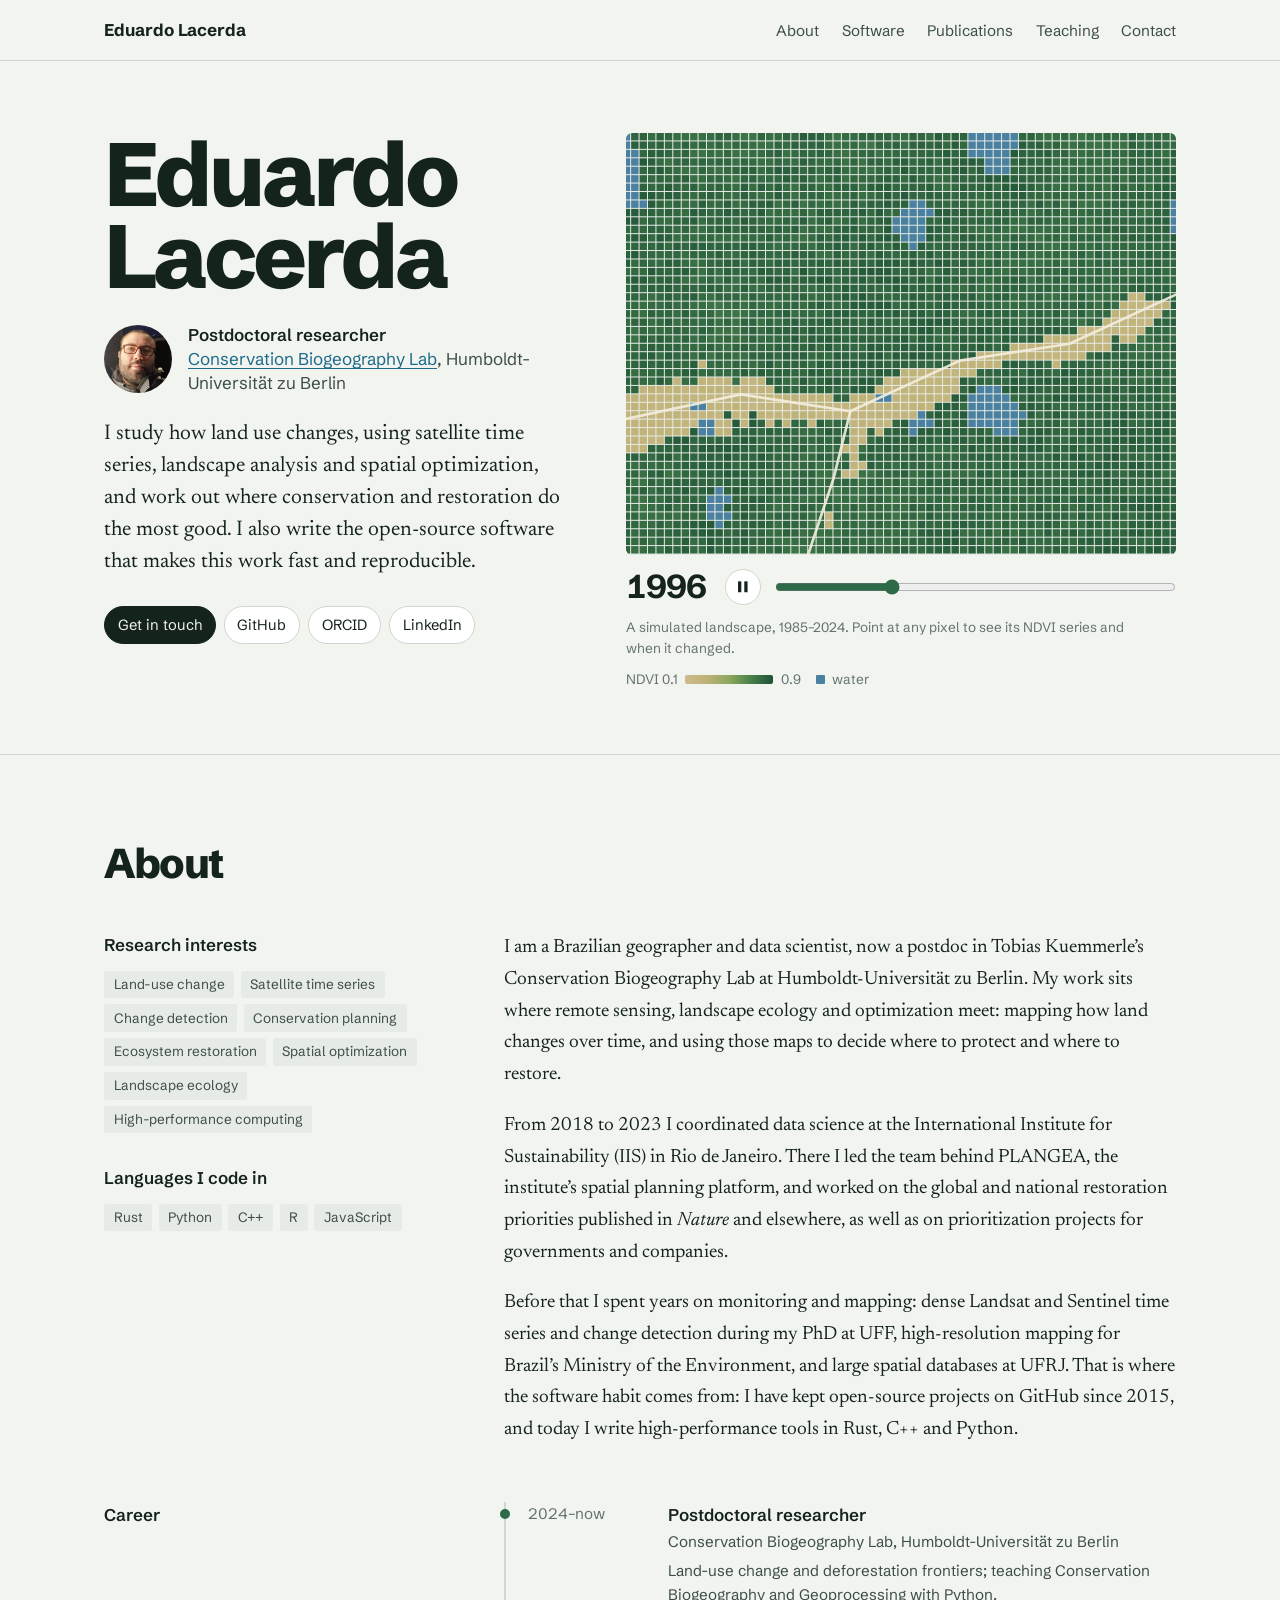
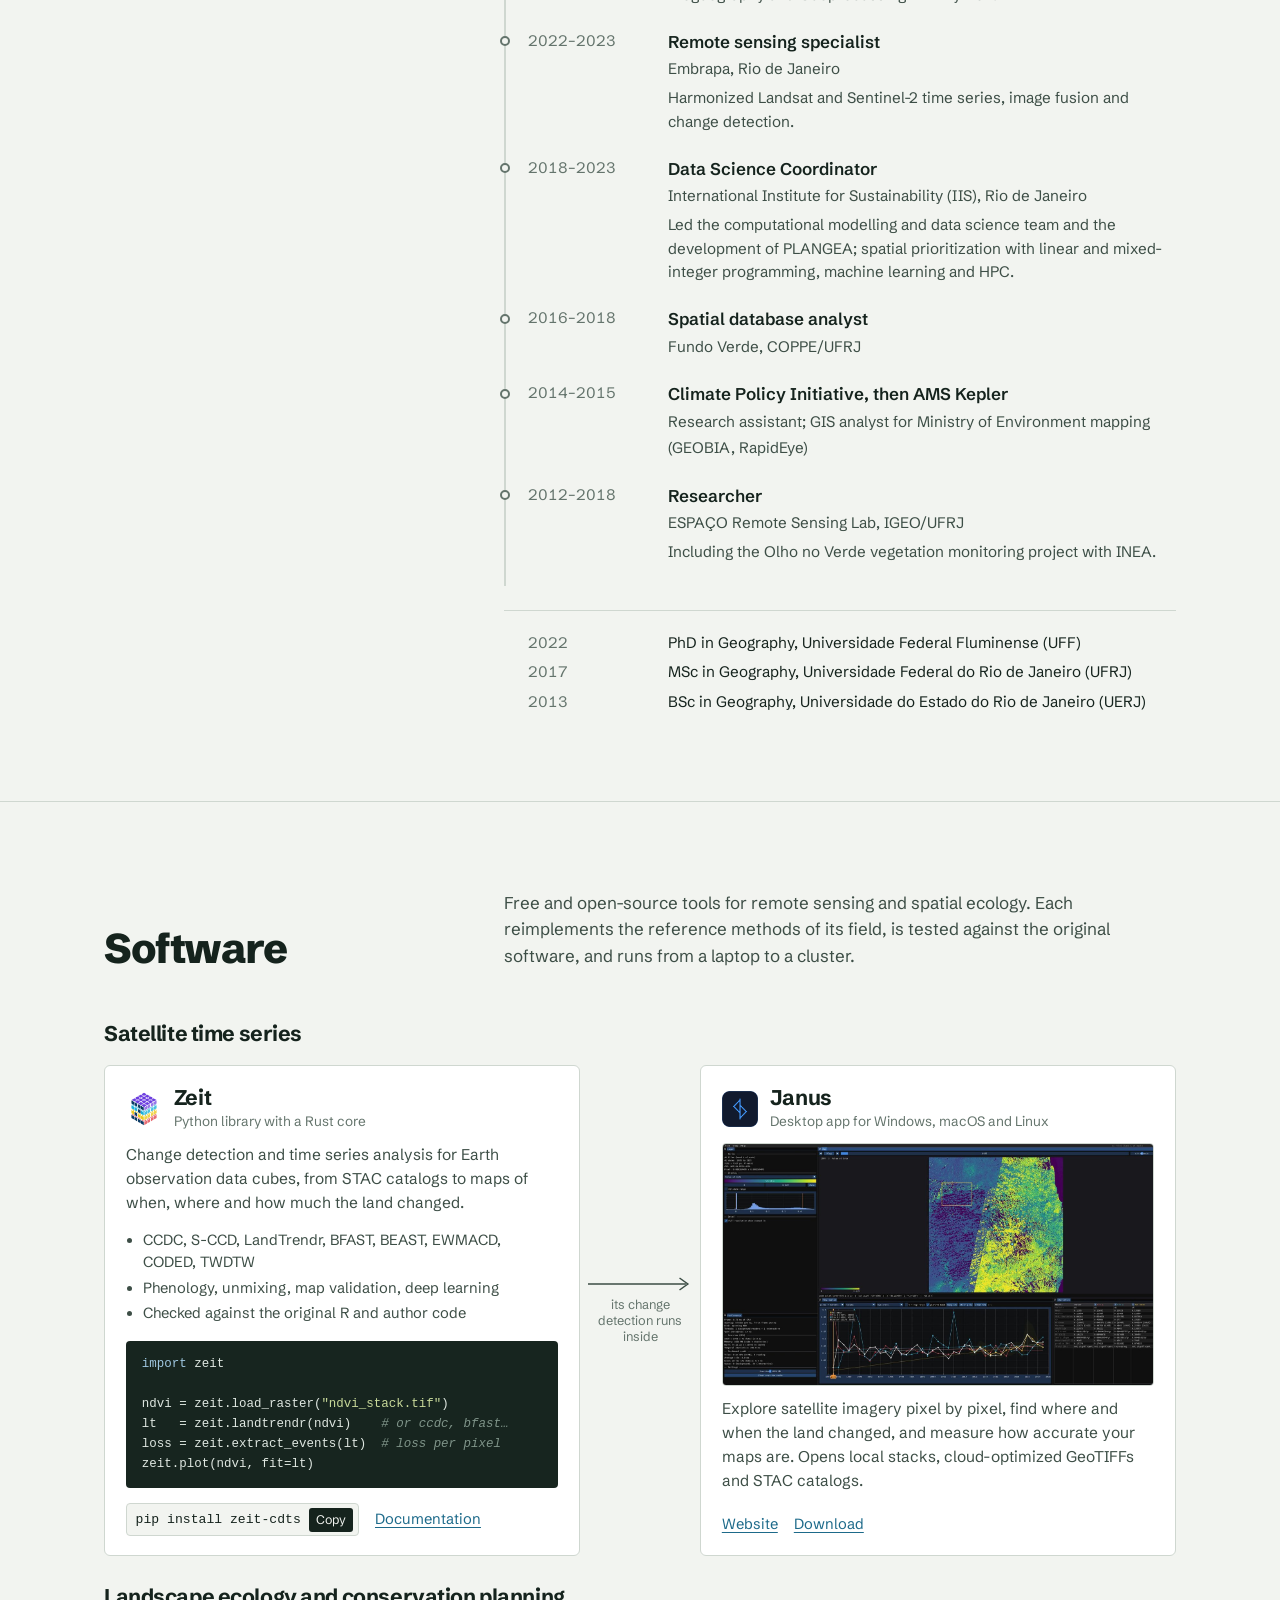
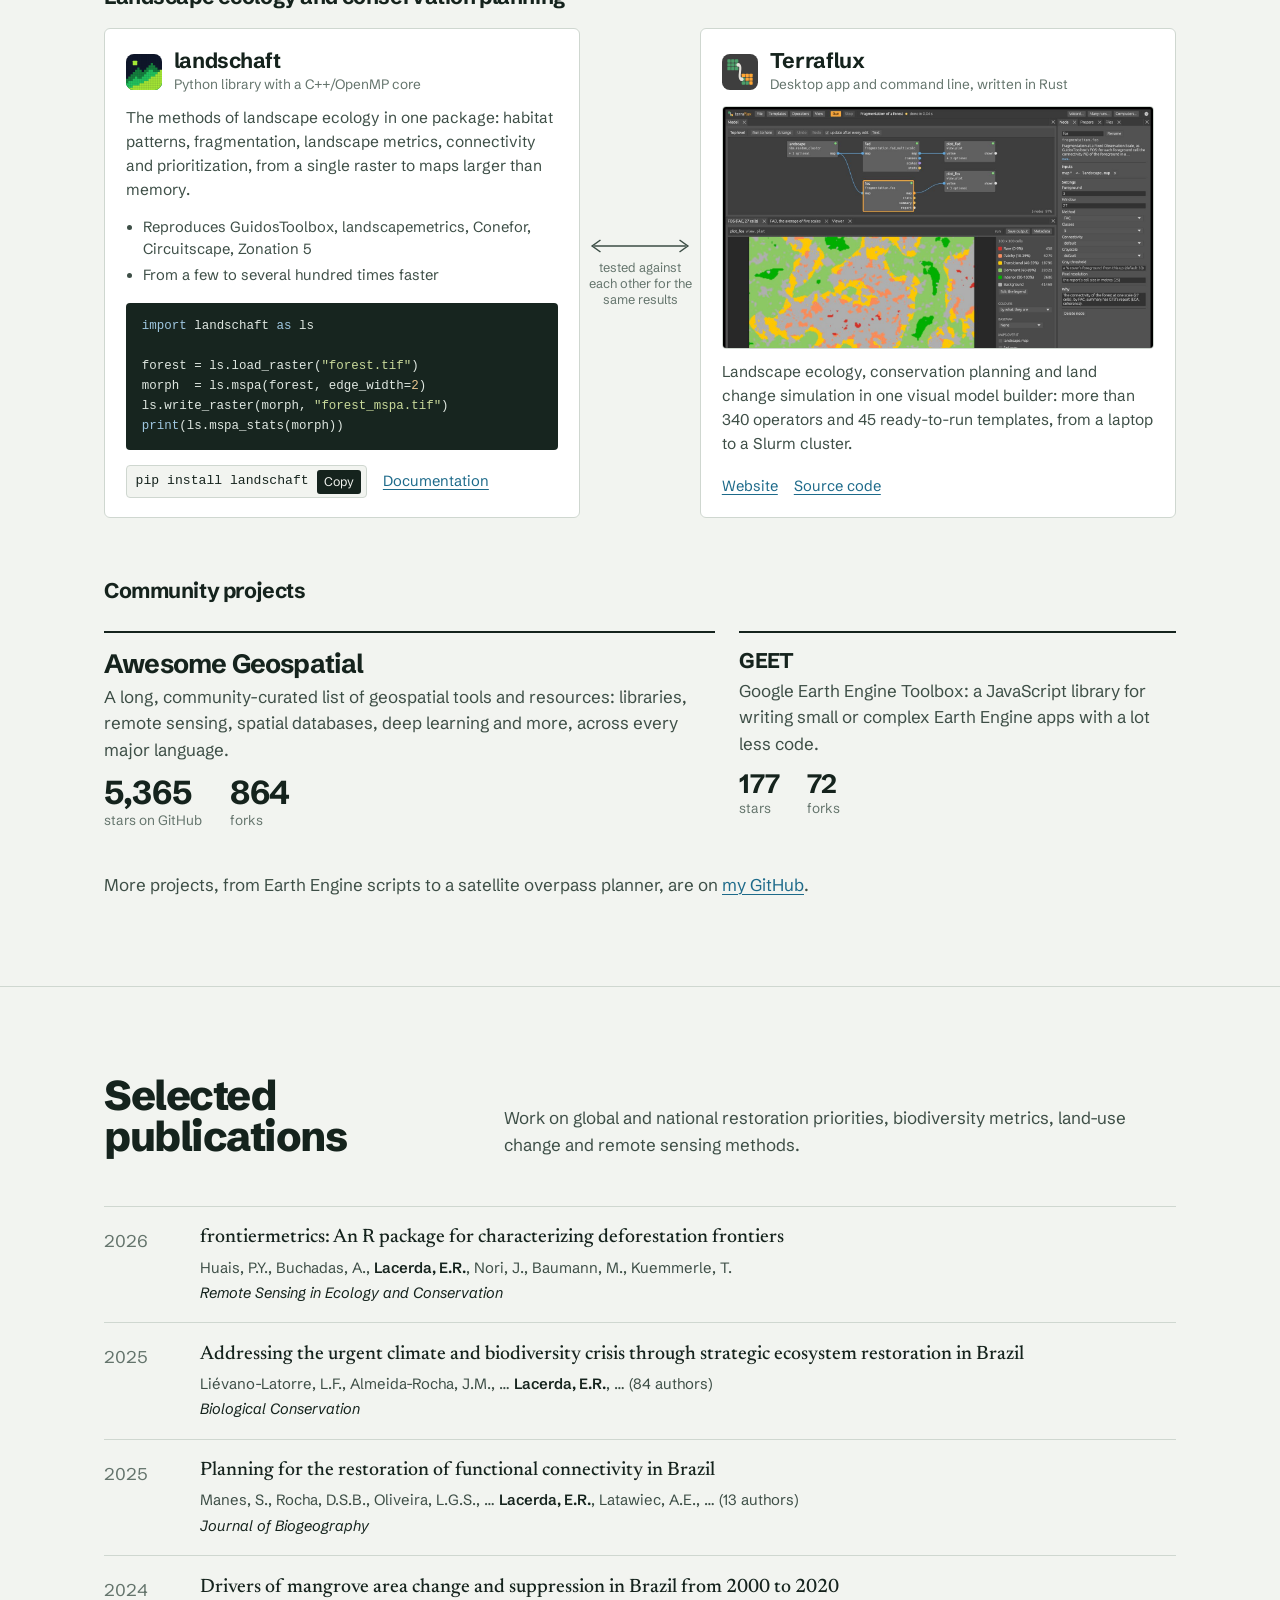
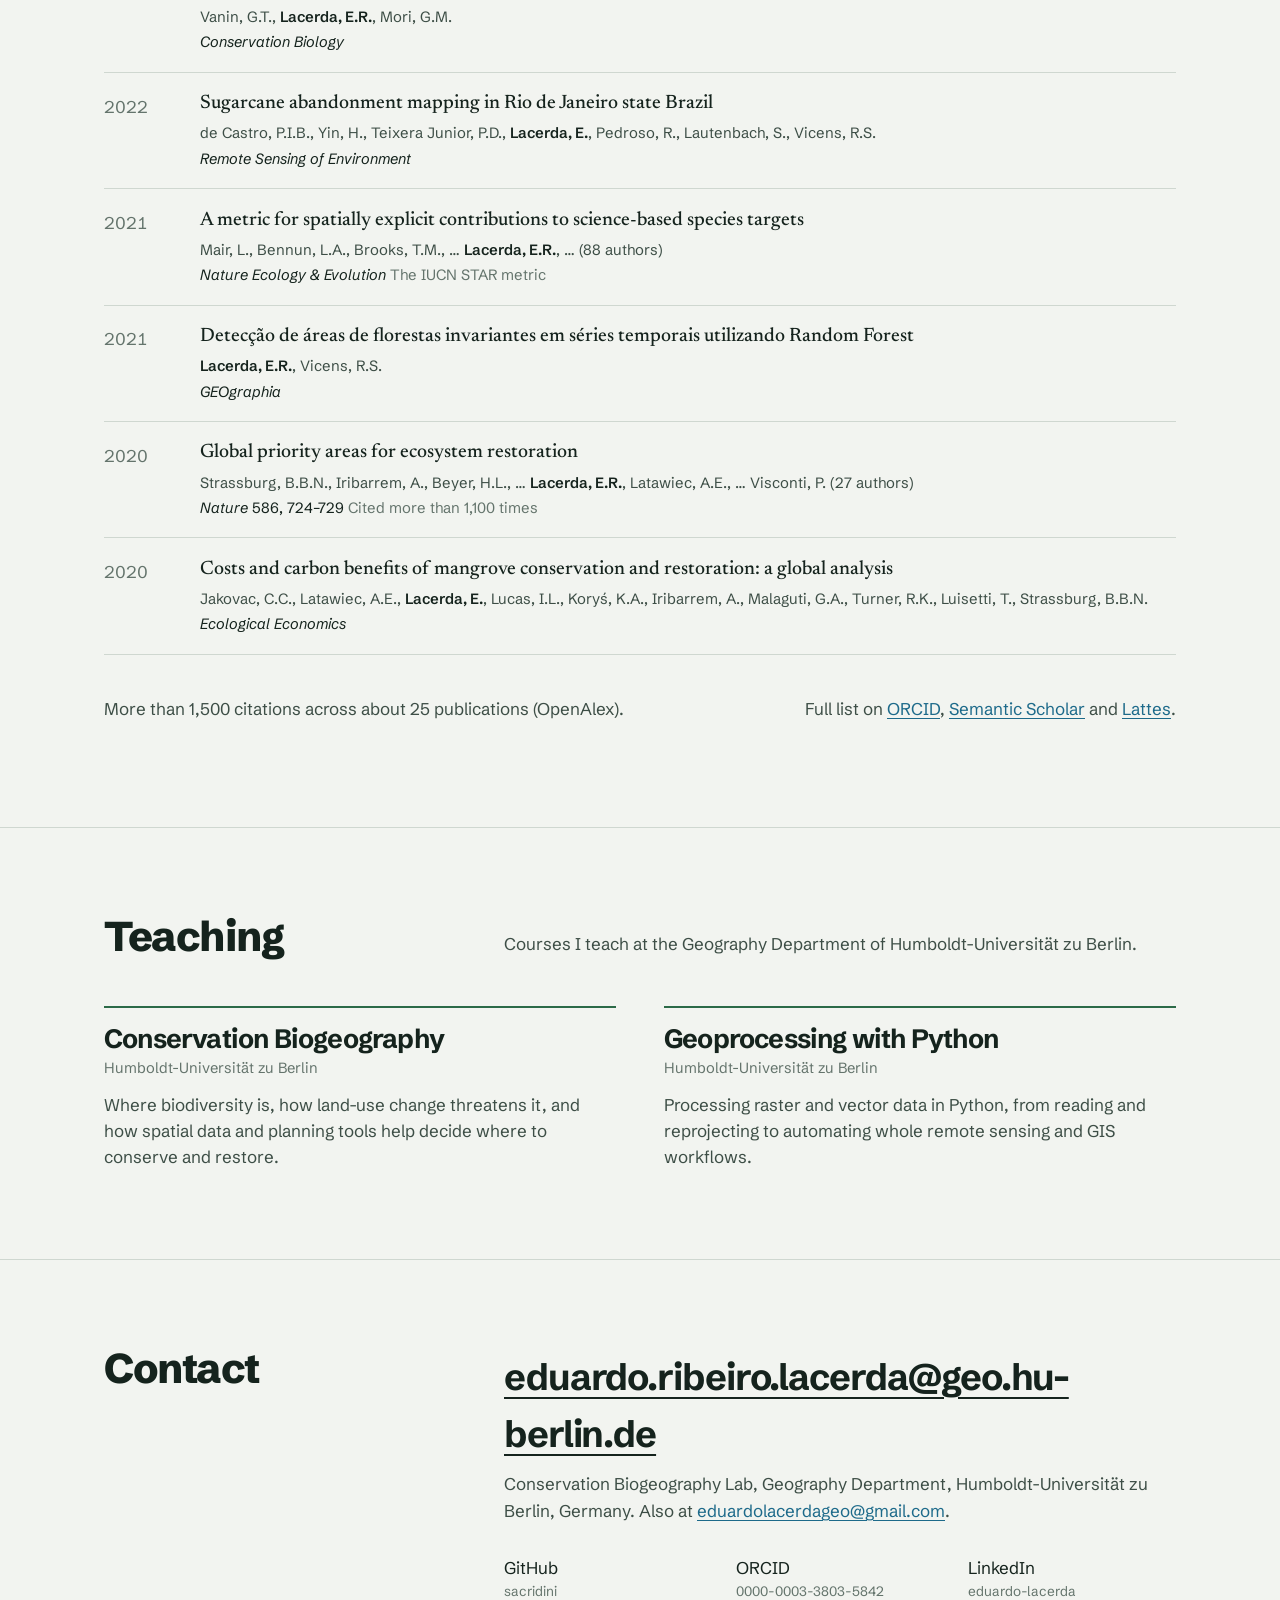
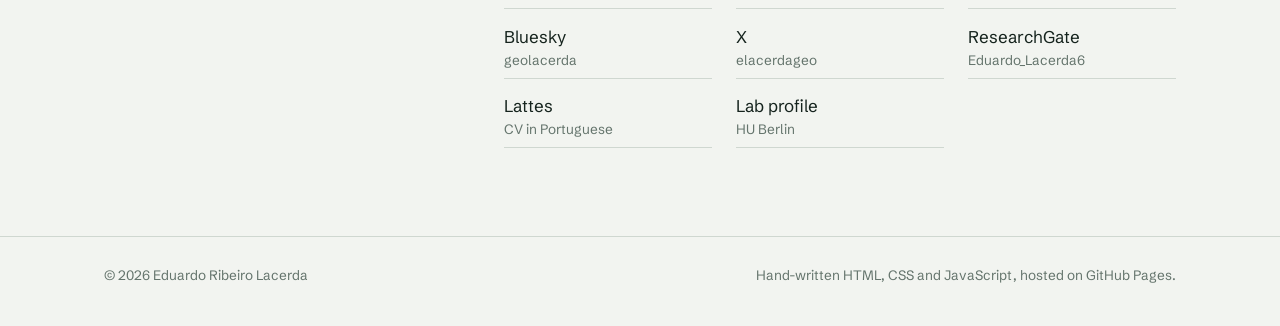
<file: index.html>
<!DOCTYPE html>
<html lang="en">
<head>
  <meta charset="utf-8">
  <meta name="viewport" content="width=device-width, initial-scale=1">
  <title>Eduardo Lacerda · Conservation biogeography, remote sensing and open-source tools</title>
  <meta name="description" content="Eduardo Ribeiro Lacerda is a postdoctoral researcher at the Conservation Biogeography Lab, Humboldt-Universität zu Berlin, working on land-use change, satellite time series and conservation and restoration planning, and the author of open-source geospatial tools.">
  <meta name="author" content="Eduardo Ribeiro Lacerda">
  <link rel="canonical" href="https://sacridini.github.io/">

  <meta property="og:type" content="profile">
  <meta property="og:title" content="Eduardo Lacerda">
  <meta property="og:description" content="Postdoc at the Conservation Biogeography Lab, HU Berlin. Land-use change, satellite time series, conservation planning and open-source geospatial software.">
  <meta property="og:url" content="https://sacridini.github.io/">
  <meta property="og:image" content="https://sacridini.github.io/assets/img/eduardo.jpg">
  <meta name="twitter:card" content="summary">
  <meta name="twitter:site" content="@elacerdageo">

  <link rel="icon" href="data:image/svg+xml,%3Csvg xmlns='http://www.w3.org/2000/svg' viewBox='0 0 4 4'%3E%3Crect width='2' height='2' fill='%231e5236'/%3E%3Crect x='2' width='2' height='2' fill='%23487f4c'/%3E%3Crect y='2' width='2' height='2' fill='%23bea976'/%3E%3Crect x='2' y='2' width='2' height='2' fill='%234a80a0'/%3E%3C/svg%3E">

  <link rel="preconnect" href="https://fonts.googleapis.com">
  <link rel="preconnect" href="https://fonts.gstatic.com" crossorigin>
  <link href="https://fonts.googleapis.com/css2?family=Newsreader:ital,opsz,wght@0,6..72,400;0,6..72,500;1,6..72,400&family=Schibsted+Grotesk:wght@400;500;600;700;800&display=swap" rel="stylesheet">
  <link rel="stylesheet" href="assets/css/style.css">

  <script type="application/ld+json">
  {
    "@context": "https://schema.org",
    "@type": "Person",
    "name": "Eduardo Ribeiro Lacerda",
    "jobTitle": "Postdoctoral researcher",
    "affiliation": { "@type": "Organization", "name": "Conservation Biogeography Lab, Humboldt-Universität zu Berlin" },
    "alumniOf": ["Universidade Federal Fluminense", "Universidade Federal do Rio de Janeiro", "Universidade do Estado do Rio de Janeiro"],
    "url": "https://sacridini.github.io/",
    "sameAs": [
      "https://github.com/sacridini",
      "https://orcid.org/0000-0003-3803-5842",
      "https://www.linkedin.com/in/eduardo-lacerda-827819ba",
      "https://bsky.app/profile/geolacerda.bsky.social"
    ]
  }
  </script>
</head>
<body>
  <a class="skip" href="#main">Skip to content</a>

  <header class="site-head">
    <div class="wrap">
      <a class="mark" href="#top">Eduardo Lacerda</a>
      <nav aria-label="Sections">
        <ul>
          <li><a href="#about">About</a></li>
          <li><a href="#software">Software</a></li>
          <li><a href="#publications">Publications</a></li>
          <li><a href="#teaching">Teaching</a></li>
          <li><a href="#contact">Contact</a></li>
        </ul>
      </nav>
    </div>
  </header>

  <main id="main">

    <!-- ============ hero ============ -->
    <section class="hero" id="top">
      <div class="wrap">
        <div>
          <h1><span>Eduardo</span><span>Lacerda</span></h1>
          <div class="who">
            <img src="assets/img/eduardo.jpg" alt="Portrait of Eduardo Lacerda" width="68" height="68">
            <p><strong>Postdoctoral researcher</strong><br>
              <a href="https://biogeo.pages.cms.hu-berlin.de/website/">Conservation Biogeography Lab</a>,
              Humboldt-Universität zu Berlin</p>
          </div>
          <p class="lede">I study how land use changes, using satellite time series,
            landscape analysis and spatial optimization, and work out where
            conservation and restoration do the most good. I also write the
            open-source software that makes this work fast and reproducible.</p>
          <ul class="links">
            <li><a class="primary" href="#contact">Get in touch</a></li>
            <li><a href="https://github.com/sacridini">GitHub</a></li>
            <li><a href="https://orcid.org/0000-0003-3803-5842">ORCID</a></li>
            <li><a href="https://www.linkedin.com/in/eduardo-lacerda-827819ba">LinkedIn</a></li>
          </ul>
        </div>

        <figure class="scene">
          <div class="scene-frame">
            <canvas id="landscape" role="img"
              aria-label="Animated map of a simulated forest landscape from 1985 to 2024: a deforestation front spreads out from roads, part of the cleared land regrows, and a protected area stays forested."></canvas>
            <div class="probe" id="probe" aria-live="polite"></div>
          </div>
          <div class="timebar">
            <output class="year" id="year-out" for="year-slider">1985</output>
            <button class="play" id="play" type="button" aria-label="Play 1985 to 2024"></button>
            <input type="range" id="year-slider" min="1985" max="2024" step="1" value="1985" aria-label="Year">
          </div>
          <figcaption>
            <p>A simulated landscape, 1985–2024. Point at any pixel to see its NDVI series and when it changed.</p>
            <span class="legend" aria-hidden="true">NDVI 0.1 <span class="ramp"></span> 0.9 <span class="sw"></span> water</span>
          </figcaption>
        </figure>
      </div>
    </section>

    <!-- ============ about ============ -->
    <section class="block" id="about" aria-labelledby="about-h">
      <div class="wrap">
        <div class="block-head">
          <h2 id="about-h">About</h2>
        </div>

        <div class="about">
          <div class="prose">
            <p>I am a Brazilian geographer and data scientist, now a postdoc in
              Tobias Kuemmerle’s Conservation Biogeography Lab at Humboldt-Universität
              zu Berlin. My work sits where remote sensing, landscape ecology and
              optimization meet: mapping how land changes over time, and using
              those maps to decide where to protect and where to restore.</p>
            <p>From 2018 to 2023 I coordinated data science at the International
              Institute for Sustainability (IIS) in Rio de Janeiro. There I led the
              team behind PLANGEA, the institute’s spatial planning platform, and
              worked on the global and national restoration priorities published
              in <em>Nature</em> and elsewhere, as well as on prioritization projects
              for governments and companies.</p>
            <p>Before that I spent years on monitoring and mapping: dense
              Landsat and Sentinel time series and change detection during my PhD
              at UFF, high-resolution mapping for Brazil’s Ministry of the
              Environment, and large spatial databases at UFRJ. That is where the
              software habit comes from: I have kept open-source projects on GitHub
              since 2015, and today I write high-performance tools in Rust, C++ and
              Python.</p>
          </div>
          <aside>
            <h3>Research interests</h3>
            <ul class="tags">
              <li>Land-use change</li>
              <li>Satellite time series</li>
              <li>Change detection</li>
              <li>Conservation planning</li>
              <li>Ecosystem restoration</li>
              <li>Spatial optimization</li>
              <li>Landscape ecology</li>
              <li>High-performance computing</li>
            </ul>
            <h3>Languages I code in</h3>
            <ul class="tags">
              <li>Rust</li><li>Python</li><li>C++</li><li>R</li><li>JavaScript</li>
            </ul>
          </aside>
        </div>

        <div class="timeline-wrap">
          <h3>Career</h3>
          <div>
            <ol class="timeline" reversed>
              <li class="now">
                <span class="when">2024–now</span>
                <div class="what">
                  <b>Postdoctoral researcher</b>
                  <span>Conservation Biogeography Lab, Humboldt-Universität zu Berlin</span>
                  <p>Land-use change and deforestation frontiers; teaching Conservation
                    Biogeography and Geoprocessing with Python.</p>
                </div>
              </li>
              <li>
                <span class="when">2022–2023</span>
                <div class="what">
                  <b>Remote sensing specialist</b>
                  <span>Embrapa, Rio de Janeiro</span>
                  <p>Harmonized Landsat and Sentinel-2 time series, image fusion and
                    change detection.</p>
                </div>
              </li>
              <li>
                <span class="when">2018–2023</span>
                <div class="what">
                  <b>Data Science Coordinator</b>
                  <span>International Institute for Sustainability (IIS), Rio de Janeiro</span>
                  <p>Led the computational modelling and data science team and the
                    development of PLANGEA; spatial prioritization with linear and
                    mixed-integer programming, machine learning and HPC.</p>
                </div>
              </li>
              <li>
                <span class="when">2016–2018</span>
                <div class="what">
                  <b>Spatial database analyst</b>
                  <span>Fundo Verde, COPPE/UFRJ</span>
                </div>
              </li>
              <li>
                <span class="when">2014–2015</span>
                <div class="what">
                  <b>Climate Policy Initiative, then AMS Kepler</b>
                  <span>Research assistant; GIS analyst for Ministry of Environment mapping (GEOBIA, RapidEye)</span>
                </div>
              </li>
              <li>
                <span class="when">2012–2018</span>
                <div class="what">
                  <b>Researcher</b>
                  <span>ESPAÇO Remote Sensing Lab, IGEO/UFRJ</span>
                  <p>Including the Olho no Verde vegetation monitoring project with INEA.</p>
                </div>
              </li>
            </ol>
            <ul class="edu" aria-label="Education">
              <li><span class="when">2022</span><span>PhD in Geography, Universidade Federal Fluminense (UFF)</span></li>
              <li><span class="when">2017</span><span>MSc in Geography, Universidade Federal do Rio de Janeiro (UFRJ)</span></li>
              <li><span class="when">2013</span><span>BSc in Geography, Universidade do Estado do Rio de Janeiro (UERJ)</span></li>
            </ul>
          </div>
        </div>
      </div>
    </section>

    <!-- ============ software ============ -->
    <section class="block" id="software" aria-labelledby="software-h">
      <div class="wrap">
        <div class="block-head">
          <h2 id="software-h">Software</h2>
          <p>Free and open-source tools for remote sensing and spatial ecology.
            Each reimplements the reference methods of its field, is tested against
            the original software, and runs from a laptop to a cluster.</p>
        </div>

        <div class="chain">
          <h3 class="chain-label">Satellite time series</h3>
          <article class="tool">
            <div class="tool-top">
              <img src="assets/img/zeit.png" alt="" width="36" height="36">
              <div>
                <h3><a href="https://github.com/sacridini/zeit-cdts">Zeit</a></h3>
                <p class="kind">Python library with a Rust core</p>
              </div>
            </div>
            <p>Change detection and time series analysis for Earth observation
              data cubes, from STAC catalogs to maps of when, where and how much
              the land changed.</p>
            <ul class="facts">
              <li>CCDC, S-CCD, LandTrendr, BFAST, BEAST, EWMACD, CODED, TWDTW</li>
              <li>Phenology, unmixing, map validation, deep learning</li>
              <li>Checked against the original R and author code</li>
            </ul>
            <pre class="code" aria-label="Example"><code><span class="k">import</span> zeit

ndvi = zeit.load_raster(<span class="s">"ndvi_stack.tif"</span>)
lt   = zeit.landtrendr(ndvi)    <span class="c"># or ccdc, bfast…</span>
loss = zeit.extract_events(lt)  <span class="c"># loss per pixel</span>
zeit.plot(ndvi, fit=lt)</code></pre>
            <div class="foot">
              <span class="install"><code>pip install zeit-cdts</code><button type="button" data-copy="pip install zeit-cdts">Copy</button></span>
              <a href="https://sacridini.github.io/zeit-cdts/">Documentation</a>
            </div>
          </article>

          <div class="link-arrow" aria-hidden="true">
            <svg viewBox="0 0 100 14" preserveAspectRatio="none"><path d="M0 7 H94 M88 1 L96 7 L88 13" fill="none" stroke="currentColor" stroke-width="1.5" vector-effect="non-scaling-stroke"/></svg>
            <span>its change detection runs inside</span>
          </div>

          <article class="tool">
            <div class="tool-top">
              <img src="assets/img/janus.png" alt="" width="36" height="36">
              <div>
                <h3><a href="https://github.com/sacridini/janus">Janus</a></h3>
                <p class="kind">Desktop app for Windows, macOS and Linux</p>
              </div>
            </div>
            <img class="shot" src="assets/img/janus-shot.jpg" alt="Janus showing a map of an NDVI cube, the time series of a pixel and its statistics" loading="lazy" width="1400" height="748">
            <p>Explore satellite imagery pixel by pixel, find where and when the land
              changed, and measure how accurate your maps are. Opens local stacks,
              cloud-optimized GeoTIFFs and STAC catalogs.</p>
            <div class="foot">
              <a href="https://sacridini.github.io/janus/">Website</a>
              <a href="https://github.com/sacridini/janus/releases/latest">Download</a>
            </div>
          </article>
        </div>

        <div class="chain">
          <h3 class="chain-label">Landscape ecology and conservation planning</h3>
          <article class="tool">
            <div class="tool-top">
              <img src="assets/img/landschaft.svg" alt="" width="36" height="36">
              <div>
                <h3><a href="https://github.com/sacridini/landschaft">landschaft</a></h3>
                <p class="kind">Python library with a C++/OpenMP core</p>
              </div>
            </div>
            <p>The methods of landscape ecology in one package: habitat patterns,
              fragmentation, landscape metrics, connectivity and prioritization, from a
              single raster to maps larger than memory.</p>
            <ul class="facts">
              <li>Reproduces GuidosToolbox, landscapemetrics, Conefor, Circuitscape, Zonation 5</li>
              <li>From a few to several hundred times faster</li>
            </ul>
            <pre class="code" aria-label="Example"><code><span class="k">import</span> landschaft <span class="k">as</span> ls

forest = ls.load_raster(<span class="s">"forest.tif"</span>)
morph  = ls.mspa(forest, edge_width=<span class="n">2</span>)
ls.write_raster(morph, <span class="s">"forest_mspa.tif"</span>)
<span class="k">print</span>(ls.mspa_stats(morph))</code></pre>
            <div class="foot">
              <span class="install"><code>pip install landschaft</code><button type="button" data-copy="pip install landschaft">Copy</button></span>
              <a href="https://sacridini.github.io/landschaft/">Documentation</a>
            </div>
          </article>

          <div class="link-arrow" aria-hidden="true">
            <svg viewBox="0 0 100 14" preserveAspectRatio="none"><path d="M6 7 H94 M88 1 L96 7 L88 13 M12 1 L4 7 L12 13" fill="none" stroke="currentColor" stroke-width="1.5" vector-effect="non-scaling-stroke"/></svg>
            <span>tested against each other for the same results</span>
          </div>

          <article class="tool">
            <div class="tool-top">
              <img src="assets/img/terraflux.svg" alt="" width="36" height="36">
              <div>
                <h3><a href="https://github.com/sacridini/terraflux">Terraflux</a></h3>
                <p class="kind">Desktop app and command line, written in Rust</p>
              </div>
            </div>
            <img class="shot" src="assets/img/terraflux-shot.jpg" alt="The Terraflux model builder: a graph of operators above and the resulting forest fragmentation map below" loading="lazy" width="1400" height="875">
            <p>Landscape ecology, conservation planning and land change simulation in
              one visual model builder: more than 340 operators and 45 ready-to-run
              templates, from a laptop to a Slurm cluster.</p>
            <div class="foot">
              <a href="https://sacridini.github.io/terraflux/">Website</a>
              <a href="https://github.com/sacridini/terraflux">Source code</a>
            </div>
          </article>
        </div>

        <div class="community">
          <h3 class="chain-label">Community projects</h3>
          <div class="big-repo">
            <h3><a href="https://github.com/sacridini/Awesome-Geospatial">Awesome Geospatial</a></h3>
            <p>A long, community-curated list of geospatial tools and resources:
              libraries, remote sensing, spatial databases, deep learning and more,
              across every major language.</p>
            <dl class="stats">
              <div><dt>stars on GitHub</dt><dd data-repo="Awesome-Geospatial" data-field="stargazers_count">5,365</dd></div>
              <div><dt>forks</dt><dd data-repo="Awesome-Geospatial" data-field="forks_count">864</dd></div>
            </dl>
          </div>
          <div class="big-repo small">
            <h3><a href="https://github.com/sacridini/GEET">GEET</a></h3>
            <p>Google Earth Engine Toolbox: a JavaScript library for writing small or
              complex Earth Engine apps with a lot less code.</p>
            <dl class="stats">
              <div><dt>stars</dt><dd data-repo="GEET" data-field="stargazers_count">177</dd></div>
              <div><dt>forks</dt><dd data-repo="GEET" data-field="forks_count">72</dd></div>
            </dl>
          </div>
        </div>

        <p class="more-code">More projects, from Earth Engine scripts to a satellite overpass planner, are on <a href="https://github.com/sacridini?tab=repositories">my GitHub</a>.</p>
      </div>
    </section>

    <!-- ============ publications ============ -->
    <section class="block" id="publications" aria-labelledby="pubs-h">
      <div class="wrap">
        <div class="block-head">
          <h2 id="pubs-h">Selected publications</h2>
          <p>Work on global and national restoration priorities, biodiversity
            metrics, land-use change and remote sensing methods.</p>
        </div>

        <ol class="pubs">
          <li>
            <span class="yr">2026</span>
            <div>
              <p class="t"><a href="https://doi.org/10.1002/rse2.70092">frontiermetrics: An R package for characterizing deforestation frontiers</a></p>
              <p class="au">Huais, P.Y., Buchadas, A., <b>Lacerda, E.R.</b>, Nori, J., Baumann, M., Kuemmerle, T.</p>
              <p class="src"><em>Remote Sensing in Ecology and Conservation</em></p>
            </div>
          </li>
          <li>
            <span class="yr">2025</span>
            <div>
              <p class="t"><a href="https://doi.org/10.1016/j.biocon.2025.110972">Addressing the urgent climate and biodiversity crisis through strategic ecosystem restoration in Brazil</a></p>
              <p class="au">Liévano-Latorre, L.F., Almeida-Rocha, J.M., … <b>Lacerda, E.R.</b>, … (84 authors)</p>
              <p class="src"><em>Biological Conservation</em></p>
            </div>
          </li>
          <li>
            <span class="yr">2025</span>
            <div>
              <p class="t"><a href="https://doi.org/10.1111/jbi.15090">Planning for the restoration of functional connectivity in Brazil</a></p>
              <p class="au">Manes, S., Rocha, D.S.B., Oliveira, L.G.S., … <b>Lacerda, E.R.</b>, Latawiec, A.E., … (13 authors)</p>
              <p class="src"><em>Journal of Biogeography</em></p>
            </div>
          </li>
          <li>
            <span class="yr">2024</span>
            <div>
              <p class="t"><a href="https://doi.org/10.1111/cobi.14426">Drivers of mangrove area change and suppression in Brazil from 2000 to 2020</a></p>
              <p class="au">Vanin, G.T., <b>Lacerda, E.R.</b>, Mori, G.M.</p>
              <p class="src"><em>Conservation Biology</em></p>
            </div>
          </li>
          <li>
            <span class="yr">2022</span>
            <div>
              <p class="t"><a href="https://doi.org/10.1016/j.rse.2022.113194">Sugarcane abandonment mapping in Rio de Janeiro state Brazil</a></p>
              <p class="au">de Castro, P.I.B., Yin, H., Teixera Junior, P.D., <b>Lacerda, E.</b>, Pedroso, R., Lautenbach, S., Vicens, R.S.</p>
              <p class="src"><em>Remote Sensing of Environment</em></p>
            </div>
          </li>
          <li>
            <span class="yr">2021</span>
            <div>
              <p class="t"><a href="https://doi.org/10.1038/s41559-021-01432-0">A metric for spatially explicit contributions to science-based species targets</a></p>
              <p class="au">Mair, L., Bennun, L.A., Brooks, T.M., … <b>Lacerda, E.R.</b>, … (88 authors)</p>
              <p class="src"><em>Nature Ecology &amp; Evolution</em> <span>The IUCN STAR metric</span></p>
            </div>
          </li>
          <li>
            <span class="yr">2021</span>
            <div>
              <p class="t"><a href="https://doi.org/10.22409/geographia2021.v23i50.a46996">Detecção de áreas de florestas invariantes em séries temporais utilizando Random Forest</a></p>
              <p class="au"><b>Lacerda, E.R.</b>, Vicens, R.S.</p>
              <p class="src"><em>GEOgraphia</em></p>
            </div>
          </li>
          <li>
            <span class="yr">2020</span>
            <div>
              <p class="t"><a href="https://doi.org/10.1038/s41586-020-2784-9">Global priority areas for ecosystem restoration</a></p>
              <p class="au">Strassburg, B.B.N., Iribarrem, A., Beyer, H.L., … <b>Lacerda, E.R.</b>, Latawiec, A.E., … Visconti, P. (27 authors)</p>
              <p class="src"><em>Nature</em> 586, 724–729 <span>Cited more than 1,100 times</span></p>
            </div>
          </li>
          <li>
            <span class="yr">2020</span>
            <div>
              <p class="t"><a href="https://doi.org/10.1016/j.ecolecon.2020.106758">Costs and carbon benefits of mangrove conservation and restoration: a global analysis</a></p>
              <p class="au">Jakovac, C.C., Latawiec, A.E., <b>Lacerda, E.</b>, Lucas, I.L., Koryś, K.A., Iribarrem, A., Malaguti, G.A., Turner, R.K., Luisetti, T., Strassburg, B.B.N.</p>
              <p class="src"><em>Ecological Economics</em></p>
            </div>
          </li>
        </ol>

        <div class="pubs-foot">
          <p>More than 1,500 citations across about 25 publications (OpenAlex).</p>
          <p>Full list on <a href="https://orcid.org/0000-0003-3803-5842">ORCID</a>,
            <a href="https://www.semanticscholar.org/author/2077273406">Semantic Scholar</a> and
            <a href="http://lattes.cnpq.br/0392869318849187">Lattes</a>.</p>
        </div>
      </div>
    </section>

    <!-- ============ teaching ============ -->
    <section class="block" id="teaching" aria-labelledby="teach-h">
      <div class="wrap">
        <div class="block-head">
          <h2 id="teach-h">Teaching</h2>
          <p>Courses I teach at the Geography Department of Humboldt-Universität zu Berlin.</p>
        </div>
        <div class="courses">
          <article class="course">
            <h3>Conservation Biogeography</h3>
            <p class="where">Humboldt-Universität zu Berlin</p>
            <p>Where biodiversity is, how land-use change threatens it, and how
              spatial data and planning tools help decide where to conserve and
              restore.</p>
          </article>
          <article class="course">
            <h3>Geoprocessing with Python</h3>
            <p class="where">Humboldt-Universität zu Berlin</p>
            <p>Processing raster and vector data in Python, from reading and
              reprojecting to automating whole remote sensing and GIS workflows.</p>
          </article>
        </div>
      </div>
    </section>

    <!-- ============ contact ============ -->
    <section class="block" id="contact" aria-labelledby="contact-h">
      <div class="wrap contact">
        <div class="contact-head">
          <h2 id="contact-h">Contact</h2>
        </div>
        <div>
          <a class="mail" href="mailto:eduardo.ribeiro.lacerda@geo.hu-berlin.de">eduardo.ribeiro.lacerda@geo.hu-berlin.de</a>
          <p class="addr">Conservation Biogeography Lab, Geography Department, Humboldt-Universität zu Berlin, Germany. Also at <a href="mailto:eduardolacerdageo@gmail.com">eduardolacerdageo@gmail.com</a>.</p>
          <ul class="profiles">
            <li><a href="https://github.com/sacridini">GitHub <span>sacridini</span></a></li>
            <li><a href="https://orcid.org/0000-0003-3803-5842">ORCID <span>0000-0003-3803-5842</span></a></li>
            <li><a href="https://www.linkedin.com/in/eduardo-lacerda-827819ba">LinkedIn <span>eduardo-lacerda</span></a></li>
            <li><a href="https://bsky.app/profile/geolacerda.bsky.social">Bluesky <span>geolacerda</span></a></li>
            <li><a href="https://x.com/elacerdageo">X <span>elacerdageo</span></a></li>
            <li><a href="https://www.researchgate.net/profile/Eduardo_Lacerda6">ResearchGate <span>Eduardo_Lacerda6</span></a></li>
            <li><a href="http://lattes.cnpq.br/0392869318849187">Lattes <span>CV in Portuguese</span></a></li>
            <li><a href="https://biogeo.pages.cms.hu-berlin.de/website/author/eduardo-lacerda/">Lab profile <span>HU Berlin</span></a></li>
          </ul>
        </div>
      </div>
    </section>
  </main>

  <footer class="site-foot">
    <div class="wrap">
      <p>© <span id="yr">2026</span> Eduardo Ribeiro Lacerda</p>
      <p>Hand-written HTML, CSS and JavaScript, hosted on GitHub Pages.</p>
    </div>
  </footer>

  <script src="assets/js/landscape.js" defer></script>
  <script src="assets/js/main.js" defer></script>
</body>
</html>
</file>
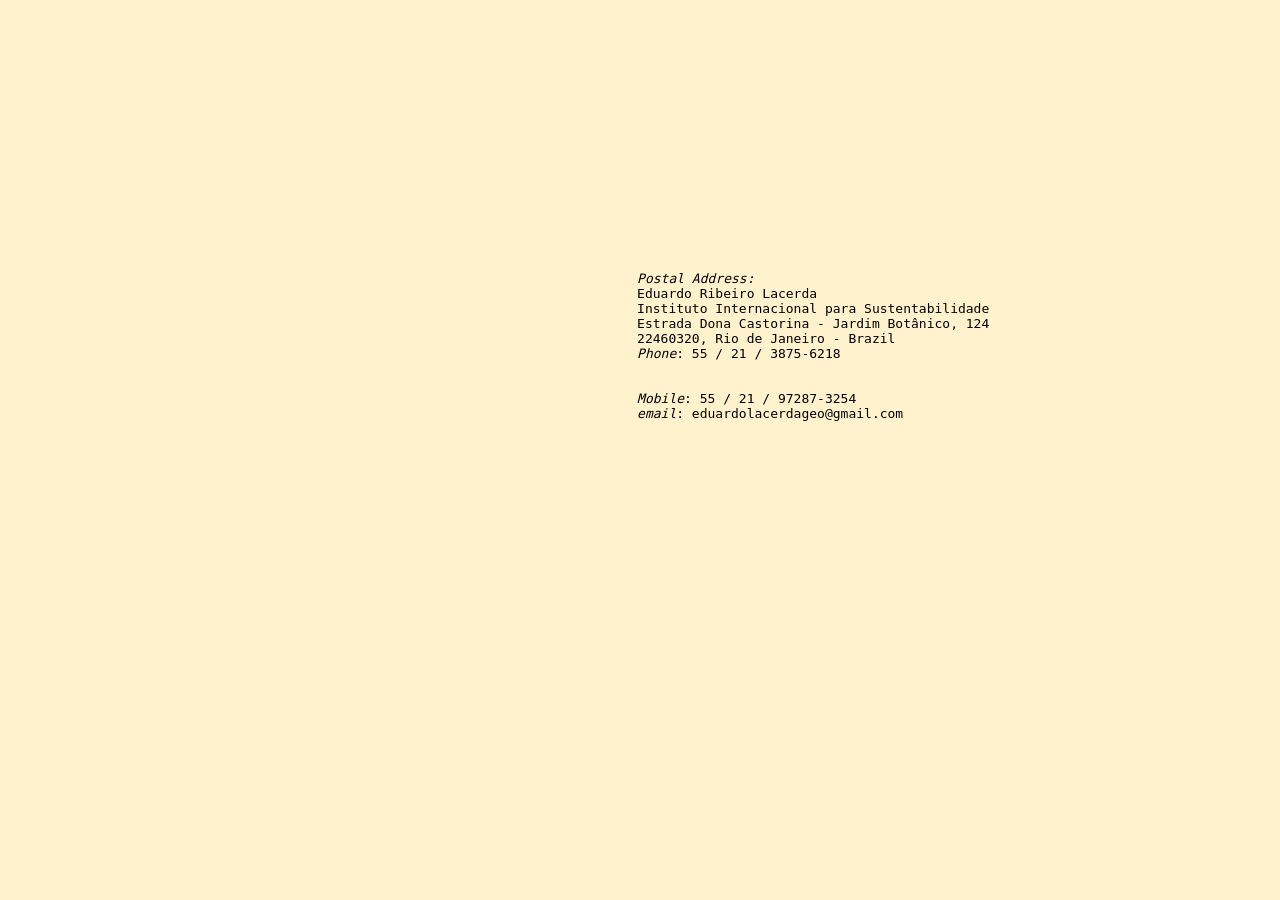
<file: hp/info.html>
<!DOCTYPE HTML>
<html>
	<head>
		<title>elacerda website</title>
		<meta charset="utf-8" />
	</head>

	<body bgcolor="#fff2cc">
			
			<div class="center">
				<pre>
					<i>Postal Address:</i>
					Eduardo Ribeiro Lacerda
					Instituto Internacional para Sustentabilidade
					Estrada Dona Castorina - Jardim Botânico, 124
					22460320, Rio de Janeiro - Brazil
					<i>Phone</i>: 55 / 21 / 3875-6218
					<br>
					<i>Mobile</i>: 55 / 21 / 97287-3254
					<i>email</i>: eduardolacerdageo@gmail.com
				</pre>
			</div>



		<style>
		    .center{
				margin: auto;
				width: 50%;
				padding: 250px;
		    }
		</style>

	</body>
</html>
</file>
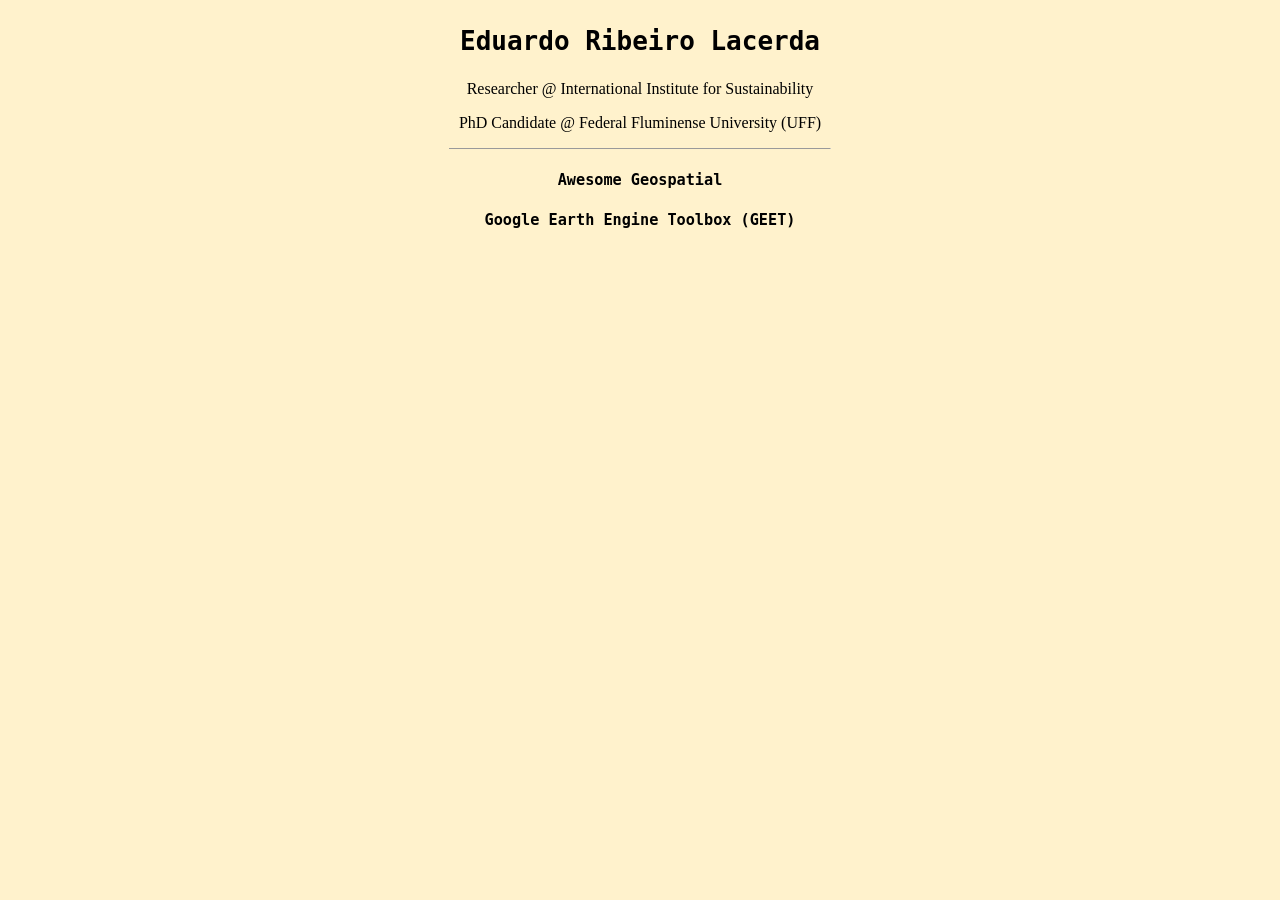
<file: hp/projects.html>
<!DOCTYPE HTML>
<html>
	<head>
		<title>elacerda website</title>
		<meta charset="utf-8" />
	</head>

	<body bgcolor="#fff2cc">
		<center>
			<h1><code>Eduardo Ribeiro Lacerda</code></h1>
			<p>Researcher @ International Institute for Sustainability</p>
			<p>PhD Candidate @ Federal Fluminense University (UFF)</p>
			<hr width="30%" size="1"> 

			<h3><code><a 
				target="_blank" rel="noopener noreferrer"
				href="https://github.com/sacridini/Awesome-Geospatial">Awesome Geospatial</a></code></h3>
			
			<h3><code><a 
				target="_blank" rel="noopener noreferrer"
				href="https://github.com/sacridini/GEET">Google Earth Engine Toolbox (GEET)</a></code></h3>


		</center>

		<style>
			a:link {
			  color: black;
			  background-color: transparent;
			  text-decoration: none;
			}

			a:visited {
			  color: black;
			  background-color: transparent;
			  text-decoration: none;
			}

			a:hover {
			  color: red;
			  background-color: transparent;
			  text-decoration: underline;
			}
		</style>

	</body>
</html>
</file>
<file: assets/css/style.css>
/* ---------------------------------------------------------------
   Eduardo Lacerda — personal site
   Palette drawn from a land-cover map: paper, ink, forest, water.
   --------------------------------------------------------------- */

:root {
  --paper: #f2f4f0;
  --paper-2: #e7ebe5;
  --ink: #15231d;
  --ink-2: #3d4e46;
  --muted: #64746c;
  --line: #cfd7d0;
  --water: #1d6a8a;
  --water-dark: #13506a;
  --forest: #2c6a48;
  --break: #b0325a;

  --sans: "Schibsted Grotesk", system-ui, -apple-system, "Segoe UI", sans-serif;
  --serif: "Newsreader", Georgia, "Times New Roman", serif;

  /* modular scale, ratio 1.25 from 17px */
  --s-1: 0.85rem;
  --s0: 1.0625rem;
  --s1: 1.33rem;
  --s2: 1.66rem;
  --s3: 2.07rem;
  --s4: 2.6rem;

  --wrap: 72rem;
  --gutter: clamp(1.25rem, 4vw, 2.5rem);
}

*,
*::before,
*::after { box-sizing: border-box; }

html { scroll-behavior: smooth; -webkit-text-size-adjust: 100%; }
@media (prefers-reduced-motion: reduce) { html { scroll-behavior: auto; } }

body {
  margin: 0;
  background: var(--paper);
  color: var(--ink);
  font-family: var(--sans);
  font-size: var(--s0);
  line-height: 1.55;
  font-feature-settings: "kern", "liga";
  text-rendering: optimizeLegibility;
}

img { max-width: 100%; display: block; }

a { color: var(--water); text-decoration-thickness: 1px; text-underline-offset: 0.18em; }
a:hover { color: var(--water-dark); text-decoration-thickness: 2px; }

:focus-visible {
  outline: 2px solid var(--water);
  outline-offset: 3px;
  border-radius: 2px;
}

.wrap {
  max-width: var(--wrap);
  margin: 0 auto;
  padding: 0 var(--gutter);
}

.skip {
  position: absolute;
  left: -999px;
  top: 0.5rem;
  background: var(--ink);
  color: var(--paper);
  padding: 0.5rem 0.8rem;
  z-index: 10;
}
.skip:focus { left: 0.5rem; }

/* ---------- header ---------- */

.site-head {
  border-bottom: 1px solid var(--line);
}
.site-head .wrap {
  display: flex;
  align-items: center;
  justify-content: space-between;
  gap: 1rem;
  min-height: 3.75rem;
}
.site-head .mark {
  font-weight: 700;
  color: var(--ink);
  text-decoration: none;
  letter-spacing: -0.01em;
}
.site-head nav ul {
  display: flex;
  flex-wrap: wrap;
  gap: 0.25rem 1.4rem;
  list-style: none;
  margin: 0;
  padding: 0;
}
.site-head nav a {
  color: var(--ink-2);
  text-decoration: none;
  font-size: 0.95rem;
}
.site-head nav a:hover { color: var(--ink); text-decoration: underline; }

/* ---------- hero ---------- */

.hero {
  padding: clamp(2.5rem, 6vw, 4.5rem) 0 clamp(2.5rem, 5vw, 4rem);
}
.hero .wrap {
  display: grid;
  grid-template-columns: minmax(0, 5fr) minmax(0, 6fr);
  gap: clamp(2rem, 5vw, 4.5rem);
  align-items: start;
}

.hero h1 {
  font-size: clamp(3rem, 7.2vw, 5.6rem);
  line-height: 0.92;
  letter-spacing: -0.045em;
  font-weight: 800;
  margin: 0 0 1.6rem;
}
.hero h1 span { display: block; }

.who {
  display: flex;
  gap: 1rem;
  align-items: center;
  margin: 0 0 1.5rem;
}
.who img {
  width: 4.25rem;
  height: 4.25rem;
  border-radius: 50%;
  object-fit: cover;
  flex: none;
}
.who p {
  margin: 0;
  font-size: var(--s0);
  line-height: 1.4;
  color: var(--ink-2);
}
.who strong { color: var(--ink); font-weight: 600; }

.lede {
  font-family: var(--serif);
  font-size: var(--s1);
  line-height: 1.5;
  max-width: 34em;
  margin: 0 0 1.75rem;
}

.links {
  display: flex;
  flex-wrap: wrap;
  gap: 0.5rem;
  list-style: none;
  padding: 0;
  margin: 0;
}
.links a {
  display: inline-block;
  padding: 0.4rem 0.8rem;
  border: 1px solid var(--line);
  border-radius: 999px;
  color: var(--ink);
  text-decoration: none;
  font-size: 0.92rem;
  background: #fff;
}
.links a:hover { border-color: var(--ink); }
.links a.primary { background: var(--ink); border-color: var(--ink); color: var(--paper); }
.links a.primary:hover { background: var(--forest); border-color: var(--forest); }

/* the landscape */

.scene { margin: 0; }
.scene-frame {
  position: relative;
  aspect-ratio: 6 / 4.6;
  background: var(--paper-2);
  border-radius: 6px;
  overflow: hidden;
  touch-action: manipulation;
}
.scene canvas {
  position: absolute;
  inset: 0;
  width: 100%;
  height: 100%;
  cursor: crosshair;
}

.probe {
  position: absolute;
  left: 0.75rem;
  bottom: 0.75rem;
  width: min(17.5rem, calc(100% - 1.5rem));
  padding: 0.7rem 0.8rem 0.6rem;
  background: rgba(242, 244, 240, 0.94);
  border-radius: 4px;
  box-shadow: 0 1px 0 rgba(21, 35, 29, 0.08), 0 6px 20px rgba(21, 35, 29, 0.18);
  font-size: 0.8rem;
  line-height: 1.35;
  pointer-events: none;
  opacity: 0;
  transform: translateY(4px);
  transition: opacity 0.15s ease, transform 0.15s ease;
}
.probe.on { opacity: 1; transform: none; }
.probe-head {
  display: flex;
  justify-content: space-between;
  gap: 0.5rem;
  color: var(--ink-2);
  margin-bottom: 0.3rem;
}
.probe-head b { color: var(--ink); font-weight: 600; }
.probe svg { display: block; width: 100%; height: 64px; overflow: visible; }
.probe-note { margin: 0.35rem 0 0; color: var(--ink-2); }

.timebar {
  display: grid;
  grid-template-columns: auto auto 1fr;
  align-items: center;
  gap: 0.9rem;
  margin-top: 0.9rem;
}
.year {
  font-size: var(--s3);
  font-weight: 700;
  letter-spacing: -0.03em;
  font-variant-numeric: tabular-nums;
  line-height: 1;
  min-width: 4ch;
}
.play {
  width: 2.25rem;
  height: 2.25rem;
  border-radius: 50%;
  border: 1px solid var(--line);
  background: #fff;
  color: var(--ink);
  display: grid;
  place-items: center;
  cursor: pointer;
  padding: 0;
}
.play:hover { border-color: var(--ink); }
.play svg { width: 0.85rem; height: 0.85rem; }

input[type="range"] {
  width: 100%;
  accent-color: var(--forest);
  margin: 0;
}

.scene figcaption {
  display: flex;
  flex-wrap: wrap;
  justify-content: space-between;
  align-items: center;
  gap: 0.6rem 1.5rem;
  margin-top: 0.75rem;
  font-size: var(--s-1);
  color: var(--muted);
}
.scene figcaption p { margin: 0; max-width: 32rem; }
.legend {
  display: flex;
  align-items: center;
  gap: 0.45rem;
  white-space: nowrap;
}
.legend .ramp {
  width: 5.5rem;
  height: 0.55rem;
  border-radius: 2px;
}
.legend .sw {
  width: 0.55rem;
  height: 0.55rem;
  border-radius: 1px;
  margin-left: 0.5rem;
}

/* ---------- sections ---------- */

section.block {
  padding: clamp(3rem, 7vw, 5.5rem) 0;
  border-top: 1px solid var(--line);
}
.block-head {
  display: grid;
  grid-template-columns: minmax(0, 1fr) minmax(0, 2fr);
  gap: 1rem clamp(2rem, 5vw, 4.5rem);
  margin-bottom: clamp(2rem, 4vw, 3rem);
  align-items: end;
}
.block-head h2 {
  font-size: var(--s4);
  line-height: 1;
  letter-spacing: -0.035em;
  font-weight: 800;
  margin: 0;
}
.block-head p {
  margin: 0;
  max-width: 38em;
  color: var(--ink-2);
}

/* ---------- about ---------- */

.about {
  display: grid;
  grid-template-columns: minmax(0, 1fr) minmax(0, 2fr);
  gap: 2rem clamp(2rem, 5vw, 4.5rem);
}
.about .prose {
  grid-column: 2;
  font-family: var(--serif);
  font-size: 1.2rem;
  line-height: 1.65;
  max-width: 36em;
}
.about .prose p { margin: 0 0 1em; }
.about .prose p:last-child { margin-bottom: 0; }
.about aside {
  grid-column: 1;
  grid-row: 1;
}
.about aside h3,
.timeline-wrap h3 {
  font-size: var(--s0);
  font-weight: 600;
  margin: 0 0 0.75rem;
}
.tags {
  display: flex;
  flex-wrap: wrap;
  gap: 0.4rem;
  list-style: none;
  padding: 0;
  margin: 0 0 2rem;
}
.tags li {
  font-size: 0.85rem;
  padding: 0.2rem 0.6rem;
  border-radius: 3px;
  background: var(--paper-2);
  color: var(--ink-2);
}

.timeline-wrap {
  display: grid;
  grid-template-columns: minmax(0, 1fr) minmax(0, 2fr);
  gap: 2rem clamp(2rem, 5vw, 4.5rem);
  margin-top: clamp(2.5rem, 5vw, 3.5rem);
}
.timeline-wrap > div { grid-column: 2; }
.timeline-wrap > h3 { grid-column: 1; }

.timeline {
  list-style: none;
  margin: 0;
  padding: 0;
  border-left: 2px solid var(--line);
}
.timeline li {
  position: relative;
  display: grid;
  grid-template-columns: 7.5rem minmax(0, 1fr);
  gap: 0.25rem 1.25rem;
  padding: 0 0 1.4rem 1.4rem;
}
.timeline li::before {
  content: "";
  position: absolute;
  left: -6px;
  top: 0.45em;
  width: 10px;
  height: 10px;
  border-radius: 50%;
  background: var(--paper);
  border: 2px solid var(--muted);
}
.timeline li.now::before { background: var(--forest); border-color: var(--forest); }
.timeline .when {
  font-variant-numeric: tabular-nums;
  color: var(--muted);
  font-size: 0.95rem;
}
.timeline .what b { font-weight: 600; display: block; }
.timeline .what span { color: var(--ink-2); font-size: 0.95rem; }
.timeline .what p { margin: 0.3rem 0 0; color: var(--ink-2); font-size: 0.95rem; max-width: 40em; }

.edu {
  list-style: none;
  margin: 1.5rem 0 0;
  padding: 1.25rem 0 0;
  border-top: 1px solid var(--line);
  display: grid;
  gap: 0.35rem;
  font-size: 0.95rem;
  padding-left: calc(1.4rem + 2px);
}
.edu li { display: grid; grid-template-columns: 7.5rem 1fr; gap: 1.25rem; }
.edu .when { color: var(--muted); font-variant-numeric: tabular-nums; }

/* ---------- software ---------- */

.chain {
  display: grid;
  grid-template-columns: minmax(0, 1fr) 7.5rem minmax(0, 1fr);
  align-items: stretch;
  margin-bottom: 1.5rem;
}
.chain-label {
  font-size: var(--s1);
  font-weight: 700;
  letter-spacing: -0.02em;
  margin: 0 0 0.9rem;
  grid-column: 1 / -1;
}
.link-arrow {
  display: flex;
  flex-direction: column;
  align-items: center;
  justify-content: center;
  gap: 0.35rem;
  color: var(--muted);
  font-size: 0.8rem;
  text-align: center;
  line-height: 1.25;
  padding: 0 0.5rem;
}
.link-arrow svg { width: 100%; height: 14px; color: var(--ink-2); }

.tool {
  background: #fff;
  border: 1px solid var(--line);
  border-radius: 6px;
  padding: 1.25rem 1.3rem 1.2rem;
  display: flex;
  flex-direction: column;
  gap: 0.7rem;
  min-width: 0;
}
.tool-top {
  display: flex;
  align-items: center;
  gap: 0.75rem;
}
.tool-top img { width: 2.25rem; height: 2.25rem; flex: none; }
.tool h3 {
  margin: 0;
  font-size: var(--s1);
  letter-spacing: -0.02em;
  line-height: 1.1;
}
.tool h3 a { color: var(--ink); text-decoration: none; }
.tool h3 a:hover { text-decoration: underline; }
.tool .kind { margin: 0.1rem 0 0; color: var(--muted); font-size: 0.85rem; }
.tool > p { margin: 0; color: var(--ink-2); font-size: 0.97rem; }
.tool .shot {
  border-radius: 4px;
  border: 1px solid var(--line);
  aspect-ratio: 16 / 9;
  height: auto;
  object-fit: cover;
  object-position: top left;
  width: 100%;
}
.tool ul.facts {
  margin: 0;
  padding-left: 1.1rem;
  font-size: 0.92rem;
  color: var(--ink-2);
}
.tool ul.facts li { margin: 0.15rem 0; }
.tool .foot {
  margin-top: auto;
  display: flex;
  flex-wrap: wrap;
  align-items: center;
  gap: 0.5rem 1rem;
  font-size: 0.92rem;
  padding-top: 0.25rem;
}
.install {
  display: inline-flex;
  align-items: center;
  gap: 0.5rem;
  font-family: ui-monospace, "Cascadia Code", Menlo, Consolas, monospace;
  font-size: 0.82rem;
  background: var(--paper);
  border: 1px solid var(--line);
  border-radius: 4px;
  padding: 0.2rem 0.3rem 0.2rem 0.55rem;
}
.install button {
  font: inherit;
  font-family: var(--sans);
  font-size: 0.78rem;
  border: 0;
  background: var(--ink);
  color: var(--paper);
  border-radius: 3px;
  padding: 0.15rem 0.45rem;
  cursor: pointer;
}
.install button:hover { background: var(--forest); }

.community {
  display: grid;
  grid-template-columns: minmax(0, 7fr) minmax(0, 5fr);
  gap: 1.5rem;
  margin-top: clamp(2.5rem, 5vw, 3.5rem);
}
.community .chain-label { margin-bottom: 0; }
.big-repo {
  border-top: 2px solid var(--ink);
  padding-top: 1rem;
}
.big-repo h3 { margin: 0 0 0.35rem; font-size: var(--s2); letter-spacing: -0.03em; line-height: 1.1; }
.big-repo h3 a { color: var(--ink); text-decoration: none; }
.big-repo h3 a:hover { text-decoration: underline; }
.big-repo p { margin: 0 0 0.8rem; color: var(--ink-2); max-width: 36em; }
.stats {
  display: flex;
  gap: 1.75rem;
  margin: 0.25rem 0 0;
}
.stats div { display: flex; flex-direction: column; }
.stats dt { order: 2; color: var(--muted); font-size: 0.85rem; }
.stats dd {
  order: 1;
  margin: 0;
  font-size: var(--s3);
  font-weight: 700;
  letter-spacing: -0.03em;
  line-height: 1.05;
}
.big-repo.small h3 { font-size: var(--s1); }
.big-repo.small .stats dd { font-size: var(--s2); }

.more-code { margin: 2.5rem 0 0; color: var(--ink-2); }

/* ---------- publications ---------- */

.pubs {
  list-style: none;
  margin: 0;
  padding: 0;
}
.pubs > li {
  display: grid;
  grid-template-columns: 4.5rem minmax(0, 1fr);
  gap: 0.25rem 1.5rem;
  padding: 1.15rem 0;
  border-top: 1px solid var(--line);
}
.pubs > li:last-child { border-bottom: 1px solid var(--line); }
.pubs .yr {
  font-variant-numeric: tabular-nums;
  color: var(--muted);
  padding-top: 0.15rem;
}
.pubs .t {
  font-family: var(--serif);
  font-size: 1.22rem;
  line-height: 1.3;
  margin: 0 0 0.3rem;
  font-weight: 500;
}
.pubs .t a { color: var(--ink); text-decoration: none; }
.pubs .t a:hover { color: var(--water); text-decoration: underline; }
.pubs .au { margin: 0; color: var(--ink-2); font-size: 0.93rem; }
.pubs .au b { color: var(--ink); font-weight: 600; }
.pubs .src { margin: 0.15rem 0 0; font-size: 0.93rem; }
.pubs .src em { font-style: italic; color: var(--ink); }
.pubs .src span { color: var(--muted); }

.pubs-foot {
  display: flex;
  flex-wrap: wrap;
  justify-content: space-between;
  gap: 1rem;
  margin-top: 1.5rem;
  color: var(--ink-2);
}

/* ---------- teaching ---------- */

.courses {
  display: grid;
  grid-template-columns: repeat(2, minmax(0, 1fr));
  gap: 1.5rem clamp(1.5rem, 4vw, 3rem);
}
.course {
  border-top: 2px solid var(--forest);
  padding-top: 1rem;
}
.course h3 { margin: 0 0 0.25rem; font-size: var(--s2); letter-spacing: -0.03em; line-height: 1.1; }
.course .where { margin: 0 0 0.75rem; color: var(--muted); font-size: 0.92rem; }
.course p { margin: 0; color: var(--ink-2); max-width: 32em; }

/* ---------- contact ---------- */

.contact {
  display: grid;
  grid-template-columns: minmax(0, 1fr) minmax(0, 2fr);
  gap: 2rem clamp(2rem, 5vw, 4.5rem);
}
.contact .mail {
  font-size: clamp(1.4rem, 3.4vw, 2.3rem);
  font-weight: 700;
  letter-spacing: -0.03em;
  color: var(--ink);
  text-decoration-thickness: 2px;
  word-break: break-word;
}
.contact .mail:hover { color: var(--water); }
.profiles {
  list-style: none;
  padding: 0;
  margin: 1.5rem 0 0;
  display: grid;
  grid-template-columns: repeat(auto-fill, minmax(11rem, 1fr));
  gap: 0.5rem 1.5rem;
}
.profiles a { text-decoration: none; display: flex; flex-direction: column; padding: 0.4rem 0; border-bottom: 1px solid var(--line); color: var(--ink); }
.profiles a span { color: var(--muted); font-size: 0.85rem; }
.profiles a:hover { border-bottom-color: var(--ink); }

.site-foot {
  border-top: 1px solid var(--line);
  padding: 1.75rem 0 2.5rem;
  color: var(--muted);
  font-size: var(--s-1);
}
.site-foot .wrap { display: flex; flex-wrap: wrap; justify-content: space-between; gap: 0.5rem 2rem; }
.site-foot p { margin: 0; }

/* ---------- responsive ---------- */

@media (max-width: 960px) {
  .hero .wrap { grid-template-columns: 1fr; }
  .chain { grid-template-columns: 1fr; }
  .link-arrow { flex-direction: row; padding: 0.6rem 0; }
  .link-arrow svg { width: 2.25rem; height: 14px; transform: rotate(90deg); flex: none; }
  .community { grid-template-columns: 1fr; }
}

@media (max-width: 760px) {
  .site-head nav { display: none; }
  .block-head,
  .about,
  .timeline-wrap,
  .contact { grid-template-columns: 1fr; }
  .about .prose,
  .about aside,
  .timeline-wrap > div,
  .timeline-wrap > h3 { grid-column: 1; grid-row: auto; }
  .courses { grid-template-columns: 1fr; }
  .timeline li,
  .edu li { grid-template-columns: 1fr; gap: 0.1rem; }
  .pubs > li { grid-template-columns: 1fr; gap: 0.1rem; }
}

.contact-head h2 {
  font-size: var(--s4);
  line-height: 1;
  letter-spacing: -0.035em;
  font-weight: 800;
  margin: 0;
}
.contact .addr { margin: 0.6rem 0 0; color: var(--ink-2); max-width: 40em; }

.code {
  margin: 0.2rem 0 0;
  padding: 0.85rem 1rem;
  background: #17251f;
  color: #dfe7e1;
  border-radius: 4px;
  font-family: ui-monospace, "Cascadia Code", Menlo, Consolas, monospace;
  font-size: 0.78rem;
  line-height: 1.6;
  overflow-x: auto;
  tab-size: 4;
}
.code .k { color: #9fc7e0; }
.code .s { color: #c8d99a; }
.code .n { color: #e6c38f; }
.code .c { color: #7f9489; font-style: italic; }
</file>
